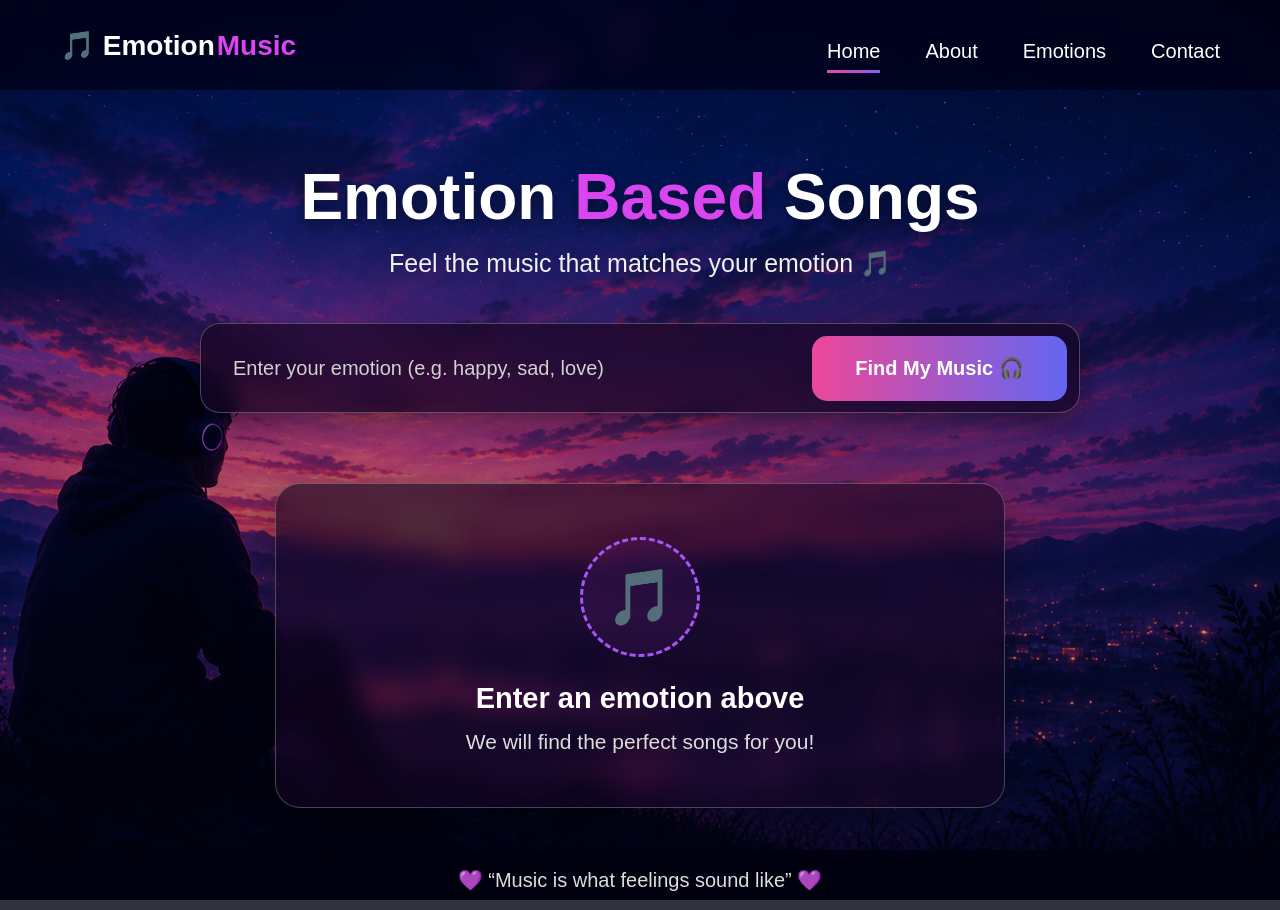
<file: index.html>
<!DOCTYPE html>
<html lang="en">

<head>

    <meta charset="UTF-8">

    <meta name="viewport"
          content="width=device-width, initial-scale=1.0">

    <title>EmotionMusic</title>

    <link rel="stylesheet" href="style.css">

</head>

<body>

    <!-- NAVBAR -->

    <nav class="navbar">

        <div class="logo">
            🎵 <span>Emotion</span><b>Music</b>
        </div>

        <div class="nav-links">

            <a href="index.html" class="active">
                Home
            </a>

            <a href="about.html">
                About
            </a>

            <a href="emotions.html">
                Emotions
            </a>

            <a href="contact.html">
                Contact
            </a>

        </div>

    </nav>


    <!-- HOME CONTENT -->

    <main>

        <section class="hero">

            <h1>
                Emotion <span>Based</span> Songs
            </h1>

            <p>
                Feel the music that matches your emotion 🎵
            </p>


            <!-- SEARCH BOX -->

            <div class="search-box">

                <input
                    type="text"
                    id="emotionInput"
                    placeholder="Enter your emotion (e.g. happy, sad, love)"
                >

                <button
                    type="button"
                    id="musicButton">

                    Find My Music 🎧

                </button>

            </div>


            <!-- RESULT BOX -->

            <div class="result-box" id="resultBox">

                <div class="music-icon">
                    🎵
                </div>

                <h2>
                    Enter an emotion above
                </h2>

                <p>
                    We will find the perfect songs for you!
                </p>

            </div>

        </section>

    </main>


    <!-- FOOTER -->

    <footer>
        💜 “Music is what feelings sound like” 💜
    </footer>


    <!-- JAVASCRIPT -->

    <script>

        document
            .getElementById("musicButton")
            .addEventListener("click", function () {

                let emotion =
                    document
                    .getElementById("emotionInput")
                    .value
                    .trim()
                    .toLowerCase();


                let validEmotions = [
                    "happy",
                    "sad",
                    "love",
                    "angry",
                    "relaxed"
                ];


                if (emotion === "") {

                    alert("Please enter an emotion!");

                    return;
                }


                if (!validEmotions.includes(emotion)) {

                    alert(
                        "Please enter a valid emotion: Happy, Sad, Love, Angry, or Relaxed."
                    );

                    return;
                }


                let youtubeURL =
                    "https://www.youtube.com/results?search_query=" +
                    encodeURIComponent(emotion + " songs");


                window.location.href = youtubeURL;

            });

    </script>


    <script src="script.js"></script>

</body>

</html>
</file>
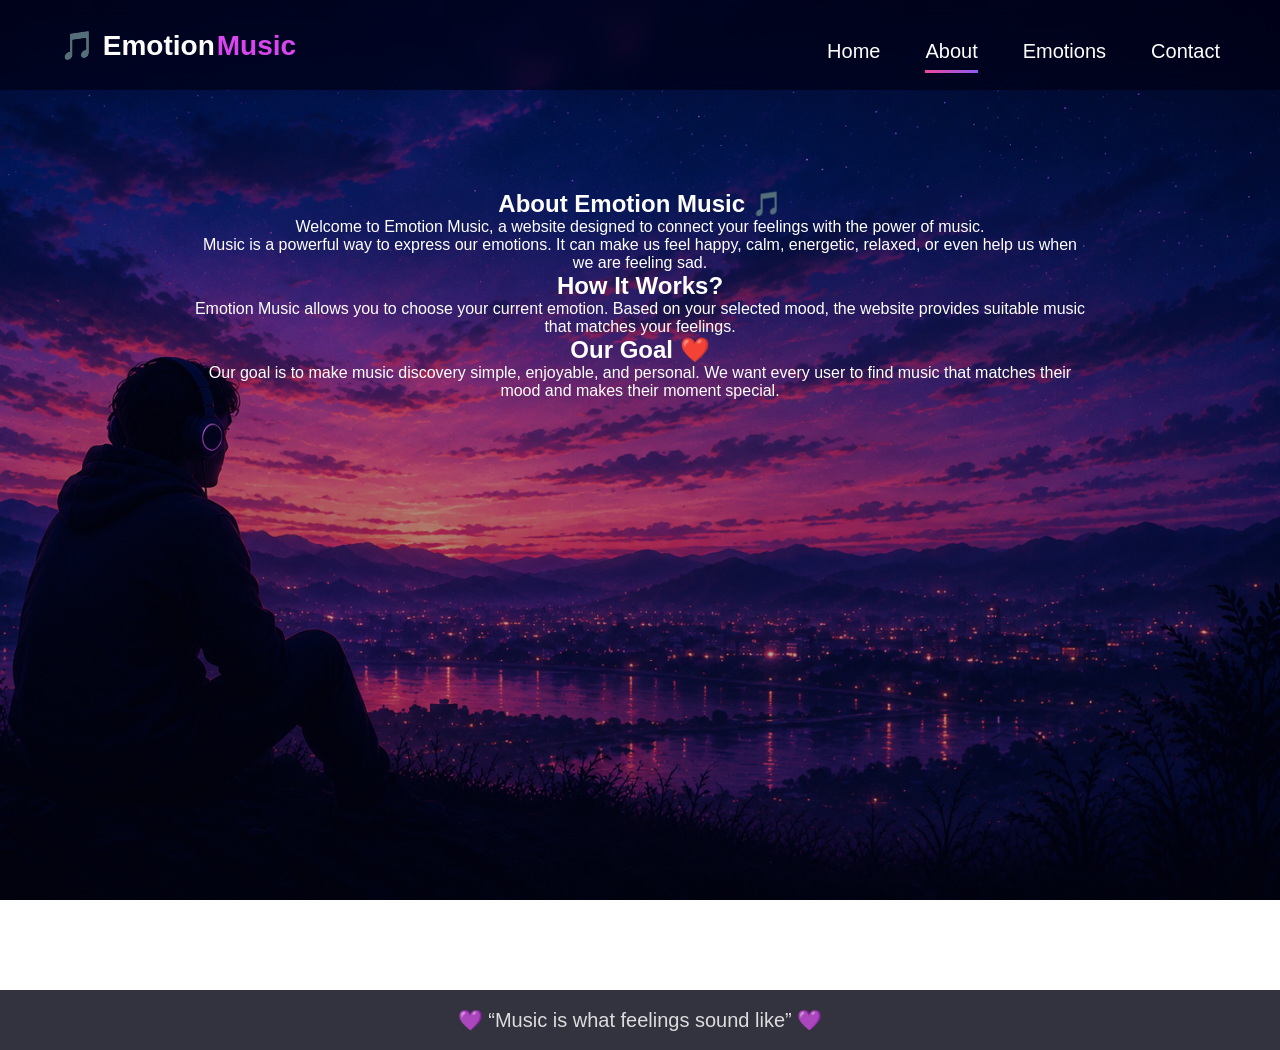
<file: about.html>
<!DOCTYPE html>
<html lang="en">

<head>

    <meta charset="UTF-8">

    <meta name="viewport"
          content="width=device-width, initial-scale=1.0">

    <title>About - EmotionMusic</title>

    <link rel="stylesheet" href="style.css">

</head>

<body>

    <!-- NAVBAR -->

    <nav class="navbar">

        <div class="logo">
            🎵 <span>Emotion</span><b>Music</b>
        </div>

        <div class="nav-links">

            <a href="index.html">Home</a>

            <a href="about.html" class="active">
                About
            </a>

            <a href="emotions.html">
                Emotions
            </a>

            <a href="contact.html">
                Contact
            </a>

        </div>

    </nav>


    <!-- ABOUT -->

    <main>

        <section class="about-section">

            <h1>About Emotion Music 🎵</h1>

            <p>
                Welcome to Emotion Music, a website designed
                to connect your feelings with the power of music.
            </p>

            <p>
                Music is a powerful way to express our emotions.
                It can make us feel happy, calm, energetic,
                relaxed, or even help us when we are feeling sad.
            </p>

            <h2>How It Works?</h2>

            <p>
                Emotion Music allows you to choose your current
                emotion. Based on your selected mood, the website
                provides suitable music that matches your feelings.
            </p>

            <h2>Our Goal ❤️</h2>

            <p>
                Our goal is to make music discovery simple,
                enjoyable, and personal. We want every user to
                find music that matches their mood and makes
                their moment special.
            </p>

        </section>

    </main>


    <footer>
        💜 “Music is what feelings sound like” 💜
    </footer>

</body>

</html>
</file>
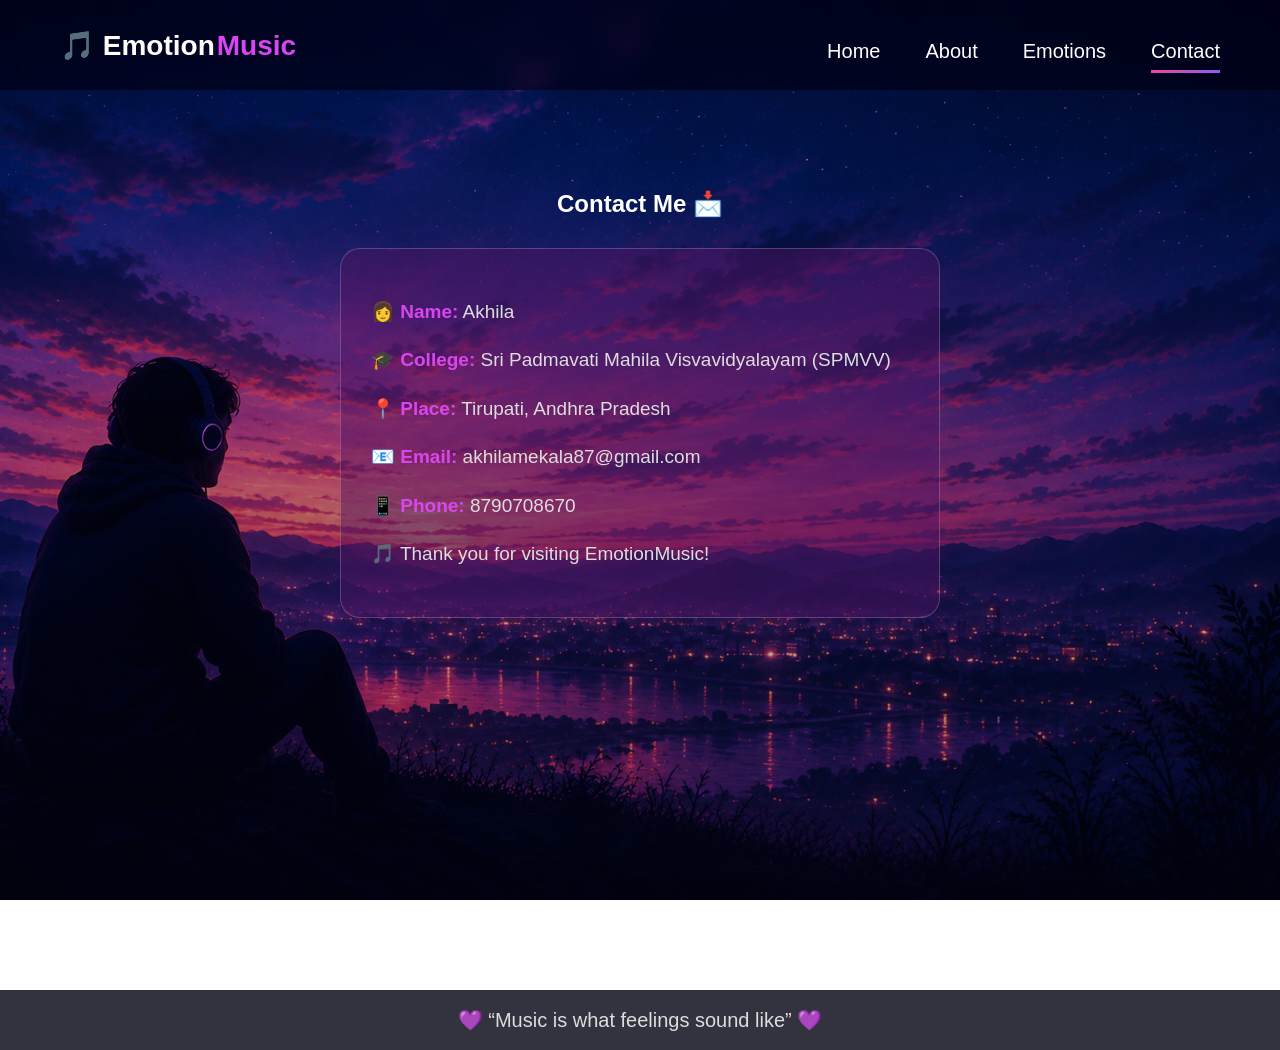
<file: contact.html>
<!DOCTYPE html>
<html lang="en">

<head>

    <meta charset="UTF-8">

    <meta name="viewport"
          content="width=device-width, initial-scale=1.0">

    <title>Contact - EmotionMusic</title>

    <link rel="stylesheet" href="style.css">

</head>

<body>

    <!-- NAVBAR -->

    <nav class="navbar">

        <div class="logo">
            🎵 <span>Emotion</span><b>Music</b>
        </div>

        <div class="nav-links">

            <a href="index.html">
                Home
            </a>

            <a href="about.html">
                About
            </a>

            <a href="emotions.html">
                Emotions
            </a>

            <a href="contact.html" class="active">
                Contact
            </a>

        </div>

    </nav>


    <!-- CONTACT -->

    <main>

        <section class="about-section">

            <h1>Contact Me 📩</h1>

            <div class="contact-details">

                <p>
                    👩 <b>Name:</b> Akhila
                </p>

                <p>
                    🎓 <b>College:</b>
                    Sri Padmavati Mahila Visvavidyalayam (SPMVV)
                </p>

                <p>
                    📍 <b>Place:</b>
                    Tirupati, Andhra Pradesh
                </p>

                <p>
                    📧 <b>Email:</b>
                    akhilamekala87@gmail.com
                </p>

                <p>
                    📱 <b>Phone:</b>
                    8790708670
                </p>

                <p>
                    🎵 Thank you for visiting EmotionMusic!
                </p>

            </div>

        </section>

    </main>


    <footer>
        💜 “Music is what feelings sound like” 💜
    </footer>

</body>

</html>
</file>
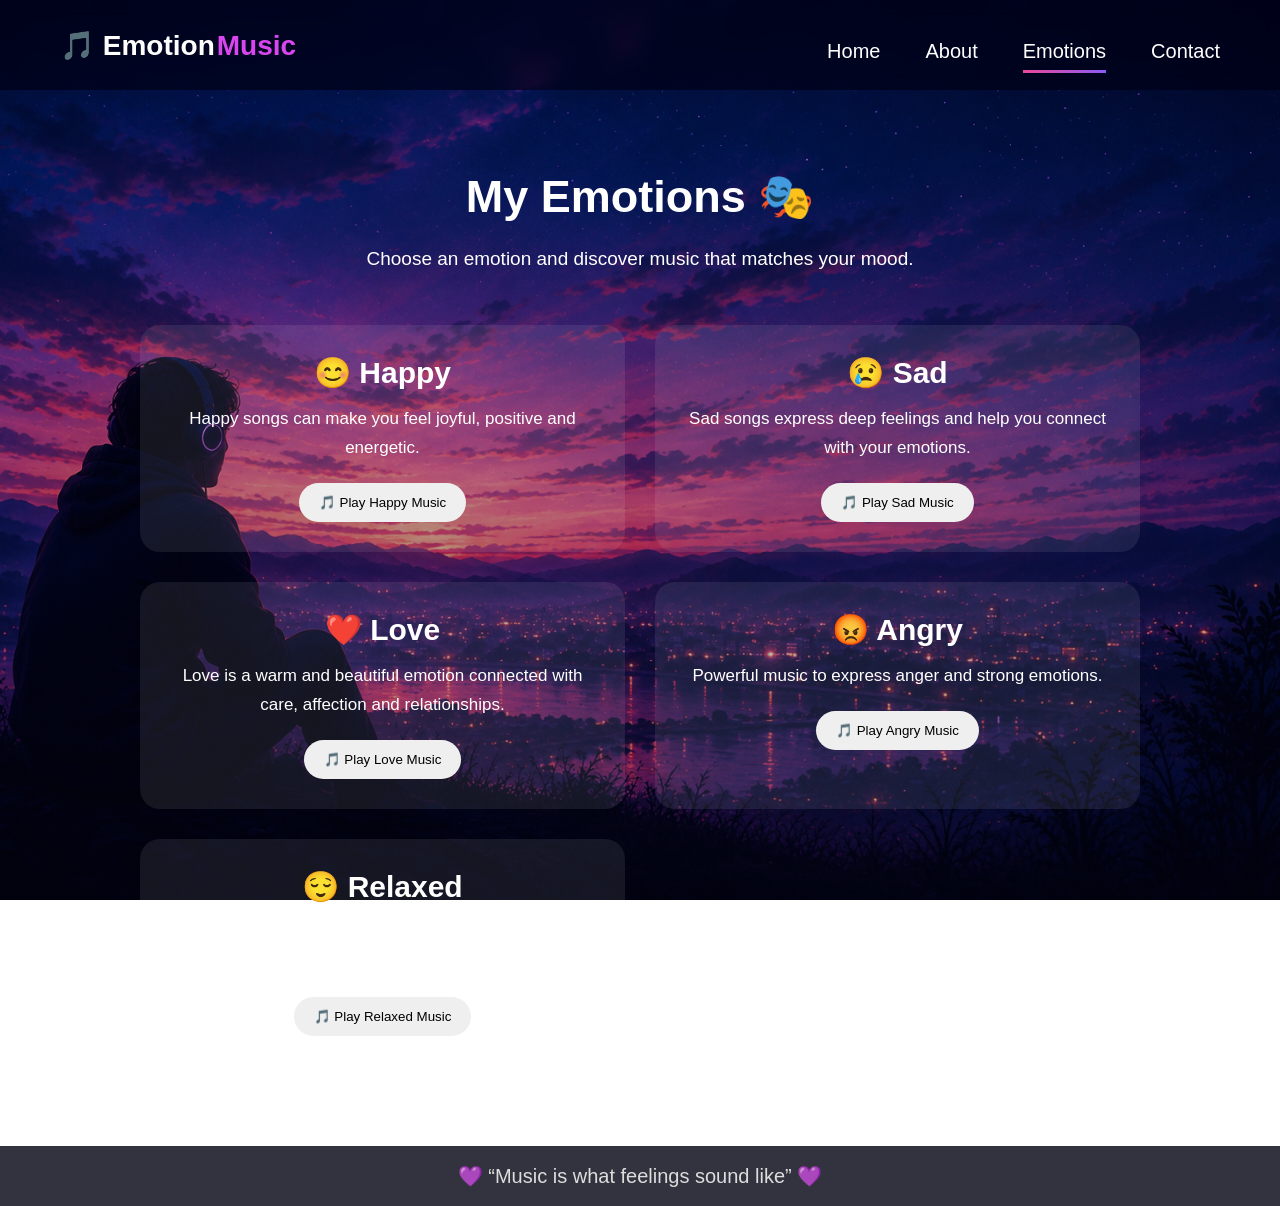
<file: emotions.html>
<!DOCTYPE html>
<html lang="en">

<head>

    <meta charset="UTF-8">

    <meta name="viewport"
          content="width=device-width, initial-scale=1.0">

    <title>Emotions - EmotionMusic</title>

    <link rel="stylesheet" href="style.css">

</head>

<body>

    <!-- NAVBAR -->

    <nav class="navbar">

        <div class="logo">
            🎵 <span>Emotion</span><b>Music</b>
        </div>

        <div class="nav-links">

            <a href="index.html">Home</a>

            <a href="about.html">About</a>

            <a href="emotions.html" class="active">
                Emotions
            </a>

            <a href="contact.html">Contact</a>

        </div>

    </nav>


    <!-- EMOTIONS -->

    <main>

        <section class="emotions-section">

            <h1>My Emotions 🎭</h1>

            <p class="intro">
                Choose an emotion and discover music
                that matches your mood.
            </p>


            <div class="emotion-cards">


                <!-- HAPPY -->

                <div class="emotion-card">

                    <h2>😊 Happy</h2>

                    <p>
                        Happy songs can make you feel joyful,
                        positive and energetic.
                    </p>

                    <button type="button"
                            onclick="showSongs('happy')">

                        🎵 Play Happy Music

                    </button>

                    <div id="happySongs"
                         class="song-list">

                        <a href="#"
                           target="_blank">
                            🎵 Happy Song 1
                        </a>

                        <a href="#"
                           target="_blank">
                            🎵 Happy Song 2
                        </a>

                    </div>

                </div>


                <!-- SAD -->

                <div class="emotion-card">

                    <h2>😢 Sad</h2>

                    <p>
                        Sad songs express deep feelings and
                        help you connect with your emotions.
                    </p>

                    <button type="button"
                            onclick="showSongs('sad')">

                        🎵 Play Sad Music

                    </button>

                    <div id="sadSongs"
                         class="song-list">

                        <a href="#"
                           target="_blank">
                            🎵 Sad Song 1
                        </a>

                        <a href="#"
                           target="_blank">
                            🎵 Sad Song 2
                        </a>

                    </div>

                </div>


                <!-- LOVE -->

                <div class="emotion-card">

                    <h2>❤️ Love</h2>

                    <p>
                        Love is a warm and beautiful emotion
                        connected with care, affection and relationships.
                    </p>

                    <button type="button"
                            onclick="showSongs('love')">

                        🎵 Play Love Music

                    </button>

                    <div id="loveSongs"
                         class="song-list">

                        <a href="https://open.spotify.com/track/5JnXwEckWO0oFijOyTZDLf"
                           target="_blank">

                            🎵 Love Song 1

                        </a>

                    </div>

                </div>


                <!-- ANGRY -->

                <div class="emotion-card">

                    <h2>😡 Angry</h2>

                    <p>
                        Powerful music to express anger
                        and strong emotions.
                    </p>

                    <button type="button"
                            onclick="showSongs('angry')">

                        🎵 Play Angry Music

                    </button>

                    <div id="angrySongs"
                         class="song-list">

                        <a href="#"
                           target="_blank">
                            🎵 Angry Song 1
                        </a>

                        <a href="#"
                           target="_blank">
                            🎵 Angry Song 2
                        </a>

                    </div>

                </div>


                <!-- RELAXED -->

                <div class="emotion-card">

                    <h2>😌 Relaxed</h2>

                    <p>
                        Calm and peaceful music to help
                        you relax and feel comfortable.
                    </p>

                    <button type="button"
                            onclick="showSongs('relaxed')">

                        🎵 Play Relaxed Music

                    </button>

                    <div id="relaxedSongs"
                         class="song-list">

                        <a href="#"
                           target="_blank">
                            🎵 Relaxed Song 1
                        </a>

                        <a href="#"
                           target="_blank">
                            🎵 Relaxed Song 2
                        </a>

                    </div>

                </div>

            </div>

        </section>

    </main>


    <footer>
        💜 “Music is what feelings sound like” 💜
    </footer>


    <script src="script.js"></script>

</body>

</html>
</file>
<file: style.css>
* {
    margin: 0;
    padding: 0;
    box-sizing: border-box;
}

body {
    font-family: Arial, sans-serif;

    min-height: 100vh;

    color: white;

    background-image:
        linear-gradient(
            rgba(3, 5, 30, 0.25),
            rgba(3, 5, 30, 0.35)
        ),
        url("background.png");

    background-size: cover;
    background-position: center;
    background-attachment: fixed;
}


/* NAVBAR */

.navbar {

    height: 90px;

    display: flex;

    justify-content: space-between;

    align-items: center;

    padding: 0 60px;

    background: rgba(0, 0, 20, 0.65);

    backdrop-filter: blur(10px);
}


/* LOGO */

.logo {

    font-size: 28px;

    font-weight: bold;
}

.logo span {
    color: white;
}

.logo b {

    color: #d946ef;

    margin-left: 2px;
}


/* NAV LINKS */

.nav-links {

    display: flex;

    gap: 45px;
}

.nav-links a {

    color: white;

    text-decoration: none;

    font-size: 20px;

    padding: 32px 0 20px;

    position: relative;
}

.nav-links a:hover {

    color: #e879f9;
}

.nav-links .active::after {

    content: "";

    position: absolute;

    left: 0;

    bottom: 10px;

    width: 100%;

    height: 3px;

    background: linear-gradient(
        90deg,
        #ec4899,
        #8b5cf6
    );
}


/* HERO */

.hero {

    min-height: calc(100vh - 140px);

    display: flex;

    flex-direction: column;

    align-items: center;

    text-align: center;

    padding-top: 70px;
}


/* MAIN TITLE */

.hero h1 {

    font-size: 64px;

    font-weight: 700;

    margin-bottom: 15px;

    text-shadow: 0 4px 15px rgba(0,0,0,0.5);
}

.hero h1 span {

    color: #d946ef;
}


/* SUBTITLE */

.hero > p {

    font-size: 25px;

    margin-bottom: 45px;

    color: #f1f1f1;
}


/* SEARCH BOX */

.search-box {

    width: 880px;

    height: 90px;

    padding: 12px;

    display: flex;

    align-items: center;

    background: rgba(20, 5, 35, 0.72);

    border: 1px solid rgba(255,255,255,0.25);

    border-radius: 20px;

    backdrop-filter: blur(12px);

    box-shadow:
        0 10px 30px rgba(0,0,0,0.4);
}


/* INPUT */

.search-box input {

    flex: 1;

    height: 65px;

    border: none;

    outline: none;

    background: transparent;

    color: white;

    font-size: 20px;

    padding: 0 20px;
}

.search-box input::placeholder {

    color: #d1d1d1;
}


/* BUTTON */

.search-box button {

    width: 255px;

    height: 65px;

    border: none;

    border-radius: 15px;

    color: white;

    font-size: 20px;

    font-weight: bold;

    cursor: pointer;

    background: linear-gradient(
        90deg,
        #ec4899,
        #6366f1
    );

    transition: 0.3s;
}

.search-box button:hover {

    transform: scale(1.03);

    box-shadow:
        0 0 20px rgba(236,72,153,0.6);
}


/* RESULT BOX */

.result-box {

    width: 730px;

    min-height: 325px;

    margin-top: 70px;

    padding: 45px 30px;

    display: flex;

    flex-direction: column;

    align-items: center;

    justify-content: center;

    background: rgba(20, 5, 35, 0.62);

    border: 1px solid rgba(255,255,255,0.25);

    border-radius: 25px;

    backdrop-filter: blur(10px);

    box-shadow:
        0 10px 40px rgba(0,0,0,0.35);
}


/* MUSIC ICON */

.music-icon {

    width: 120px;

    height: 120px;

    border-radius: 50%;

    border: 3px dashed #a855f7;

    display: flex;

    align-items: center;

    justify-content: center;

    font-size: 55px;

    margin-bottom: 25px;

    background: rgba(120, 40, 150, 0.15);
}


/* RESULT TEXT */

.result-box h2 {

    font-size: 29px;

    margin-bottom: 15px;
}

.result-box p {

    font-size: 21px;

    color: #ddd;
}


/* FOOTER */

footer {

    height: 60px;

    display: flex;

    align-items: center;

    justify-content: center;

    background: rgba(0,0,15,0.8);

    font-size: 20px;

    color: #ddd;
}


/* RESPONSIVE */

@media (max-width: 1024px) {

    .search-box {
        width: 90%;
    }

    .result-box {
        width: 80%;
    }

    .hero h1 {
        font-size: 45px;
    }

    .nav-links {
        gap: 20px;
    }

    .navbar {
        padding: 0 25px;
    }
}
/* ABOUT SECTION */

/* ABOUT SECTION */

.about-section {
    min-height: 100vh;
    padding: 100px 15%;
    text-align: center;
    background: transparent;
    color: white;
}
/* EMOTIONS SECTION */

.emotions-section {
    min-height: 100vh;
    padding: 80px 8%;
    text-align: center;
    background: transparent;
    color: white;
}

.emotions-section h1 {
    font-size: 45px;
    margin-bottom: 20px;
}

.intro {
    max-width: 800px;
    margin: 0 auto 50px;
    font-size: 19px;
    line-height: 1.7;
}

.emotion-cards {
    display: grid;
    grid-template-columns: repeat(2, 1fr);
    gap: 30px;
    max-width: 1000px;
    margin: auto;
}

.emotion-card {
    padding: 30px;
    border-radius: 20px;
    background: rgba(255,255,255,0.08);
}

.emotion-card h2 {
    font-size: 30px;
    margin-bottom: 15px;
}

.emotion-card p {
    font-size: 17px;
    line-height: 1.7;
    margin-bottom: 20px;
}

.emotion-card button {
    padding: 12px 20px;
    border: none;
    border-radius: 25px;
    cursor: pointer;
}
.contact-details {
    max-width: 600px;
    margin: 30px auto;
    padding: 30px;
    background: rgba(80, 20, 100, 0.45);
    border: 1px solid rgba(255,255,255,0.2);
    border-radius: 20px;
    text-align: left;
}

.contact-details p {
    font-size: 19px;
    color: #ddd;
    margin: 18px 0;
    line-height: 1.6;
}

.contact-details b {
    color: #d946ef;
}
.song-list {
    display: none;
    margin-top: 20px;
}

.song-list a {
    display: block;
    width: 80%;
    margin: 10px auto;
    padding: 12px;
    background: rgba(217, 70, 239, 0.25);
    color: white;
    text-decoration: none;
    border-radius: 10px;
}

.song-list a:hover {
    background: rgba(217, 70, 239, 0.5);
}
 /* MOBILE RESPONSIVE DESIGN */

@media (max-width: 768px) {

    /* PAGE */

    body {
        width: 100%;
        overflow-x: hidden;
        background-attachment: scroll;
    }


    /* NAVBAR */

    .navbar {
        width: 100%;
        height: auto;
        padding: 15px 12px;
        flex-direction: column;
        gap: 12px;
    }

    .logo {
        font-size: 25px;
    }

    .nav-links {
        width: 100%;
        display: flex;
        justify-content: center;
        align-items: center;
        flex-wrap: wrap;
        gap: 8px 14px;
    }

    .nav-links a {
        font-size: 15px;
        padding: 8px 4px;
    }


    /* HERO */

    .hero {
        width: 100%;
        min-height: auto;
        padding: 55px 15px 50px;
    }

    .hero h1 {
        width: 100%;
        font-size: 36px;
        line-height: 1.2;
    }

    .hero > p {
        width: 100%;
        font-size: 18px;
        line-height: 1.5;
        margin-bottom: 30px;
    }


    /* SEARCH BOX */

    .search-box {
        width: 100%;
        height: auto;
        padding: 12px;
        flex-direction: column;
        gap: 12px;
    }


    /* INPUT */

    .search-box input {
        width: 100%;
        height: 55px;
        flex: none;
        padding: 0 15px;
        font-size: 16px;
        text-align: center;
    }


    /* FIND MY MUSIC BUTTON */

    .search-box button {
        width: 100%;
        height: 55px;
        padding: 10px 15px;
        font-size: 17px;
        white-space: nowrap;
    }


    /* RESULT BOX */

    .result-box {
        width: 100%;
        min-height: 300px;
        margin-top: 45px;
        padding: 35px 20px;
    }

    .music-icon {
        width: 100px;
        height: 100px;
        font-size: 45px;
    }

    .result-box h2 {
        font-size: 26px;
        text-align: center;
        line-height: 1.3;
    }

    .result-box p {
        font-size: 17px;
        text-align: center;
        line-height: 1.5;
    }


    /* EMOTION CARDS */

    .emotion-cards {
        width: 100%;
        grid-template-columns: 1fr;
        gap: 20px;
    }

    .emotion-card {
        width: 100%;
        max-width: 400px;
        margin: auto;
        padding: 25px 20px;
    }

    .emotion-card h2 {
        font-size: 27px;
    }

    .emotion-card p {
        font-size: 16px;
        line-height: 1.6;
    }

    .emotion-card button {
        width: 100%;
        min-height: 50px;
        padding: 12px 15px;
        font-size: 16px;
    }


    /* SONG LIST */

    .song-list a {
        width: 100%;
        box-sizing: border-box;
    }


    /* ABOUT */

    .about-section {
        min-height: 100vh;
        padding: 60px 20px;
        text-align: center;
        background: transparent;
        color: white;
    }

    /* CONTACT */

    .contact-details {
        width: 100%;
        max-width: 450px;
        padding: 20px;
    }

    .contact-details p {
        font-size: 16px;
        line-height: 1.6;
        word-break: break-word;
    }


    /* FOOTER */

    footer {
        width: 100%;
        height: auto;
        min-height: 60px;
        padding: 20px 15px;
        text-align: center;
        font-size: 16px;
    }
}
</file>
